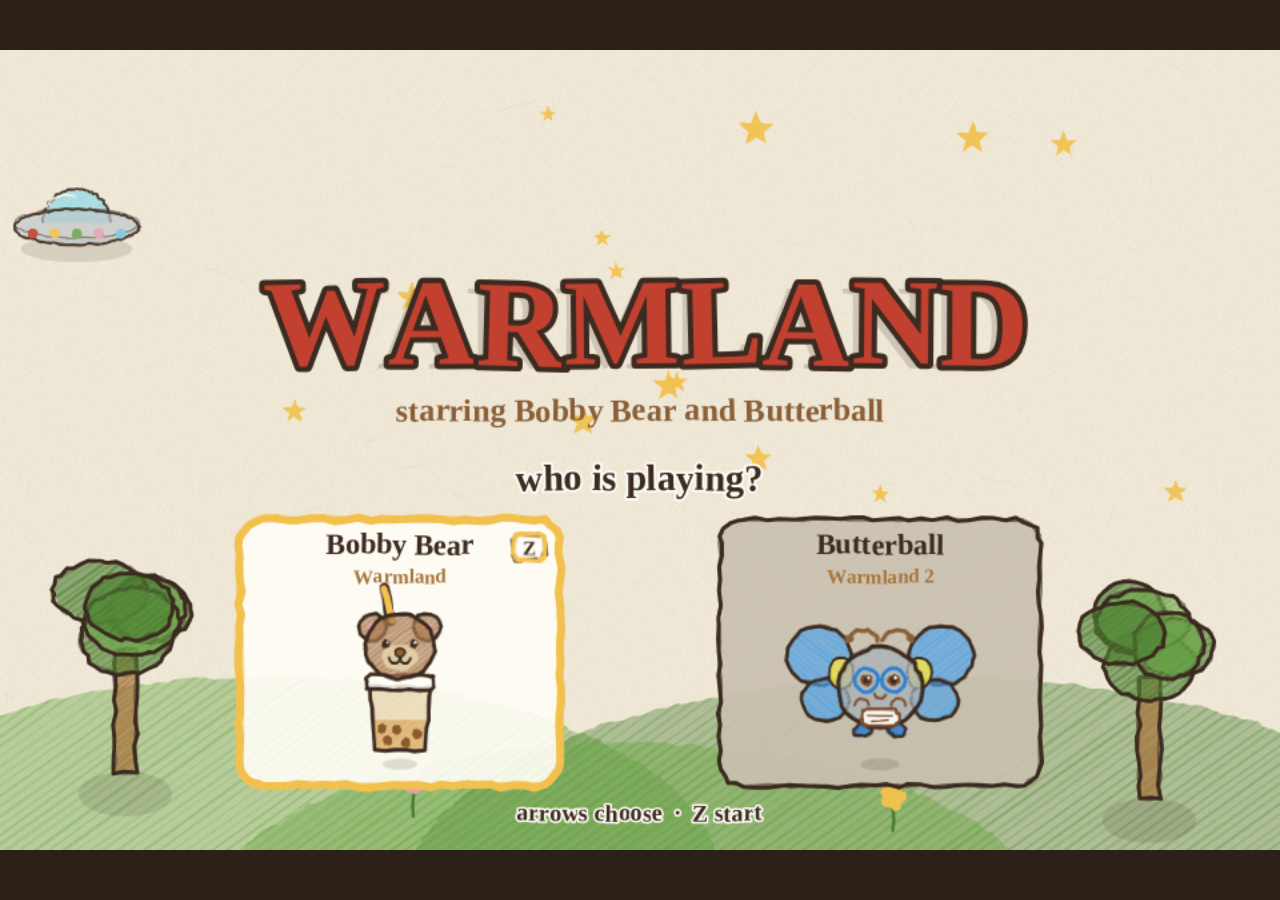
<file: index.html>
<!doctype html>
<html lang="en">
<head>
<meta charset="utf-8">
<meta name="viewport" content="width=device-width, initial-scale=1, user-scalable=no">
<title>Warmland — Bobby Bear</title>
<link rel="stylesheet" href="css/style.css">
</head>
<body>
  <div id="stage">
    <canvas id="game" width="960" height="600"></canvas>
  </div>

  <!-- Loaded as classic scripts (no ES modules) so the game runs from file:// -->
  <script src="js/rng.js"></script>
  <script src="js/crayon.js"></script>
  <script src="js/audio.js"></script>
  <script src="js/input.js"></script>
  <script src="js/suits.js"></script>
  <script src="js/character.js"></script>
  <script src="js/actor.js"></script>
  <script src="js/props.js"></script>
  <script src="js/items.js"></script>
  <script src="js/dropped.js"></script>
  <script src="js/recipes.js"></script>
  <script src="js/rooms.js"></script>
  <script src="js/npc.js"></script>
  <script src="js/dialogue.js"></script>
  <script src="js/stations.js"></script>
  <script src="js/vehicle.js"></script>
  <script src="js/service.js"></script>
  <script src="js/combat.js"></script>
  <script src="js/save.js"></script>
  <script src="js/scene-house.js"></script>
  <script src="js/scene-closet.js"></script>
  <script src="js/scene-picker.js"></script>
  <script src="js/scene-recipes.js"></script>
  <script src="js/scene-crystalbook.js"></script>
  <script src="js/scene-ideas.js"></script>
  <script src="js/scene-decorshop.js"></script>
  <script src="js/scene-vehicle.js"></script>
  <script src="js/scene-race.js"></script>
  <script src="js/scene-mars.js"></script>
  <script src="js/scene-snow.js"></script>
  <script src="js/scene-castle.js"></script>
  <script src="js/scene-coaster.js"></script>
  <script src="js/scene-arcade.js"></script>
  <script src="js/scene-mission.js"></script>
  <script src="js/scene-dive.js"></script>
  <script src="js/scene-title.js"></script>
  <script src="js/game.js"></script>
</body>
</html>
</file>
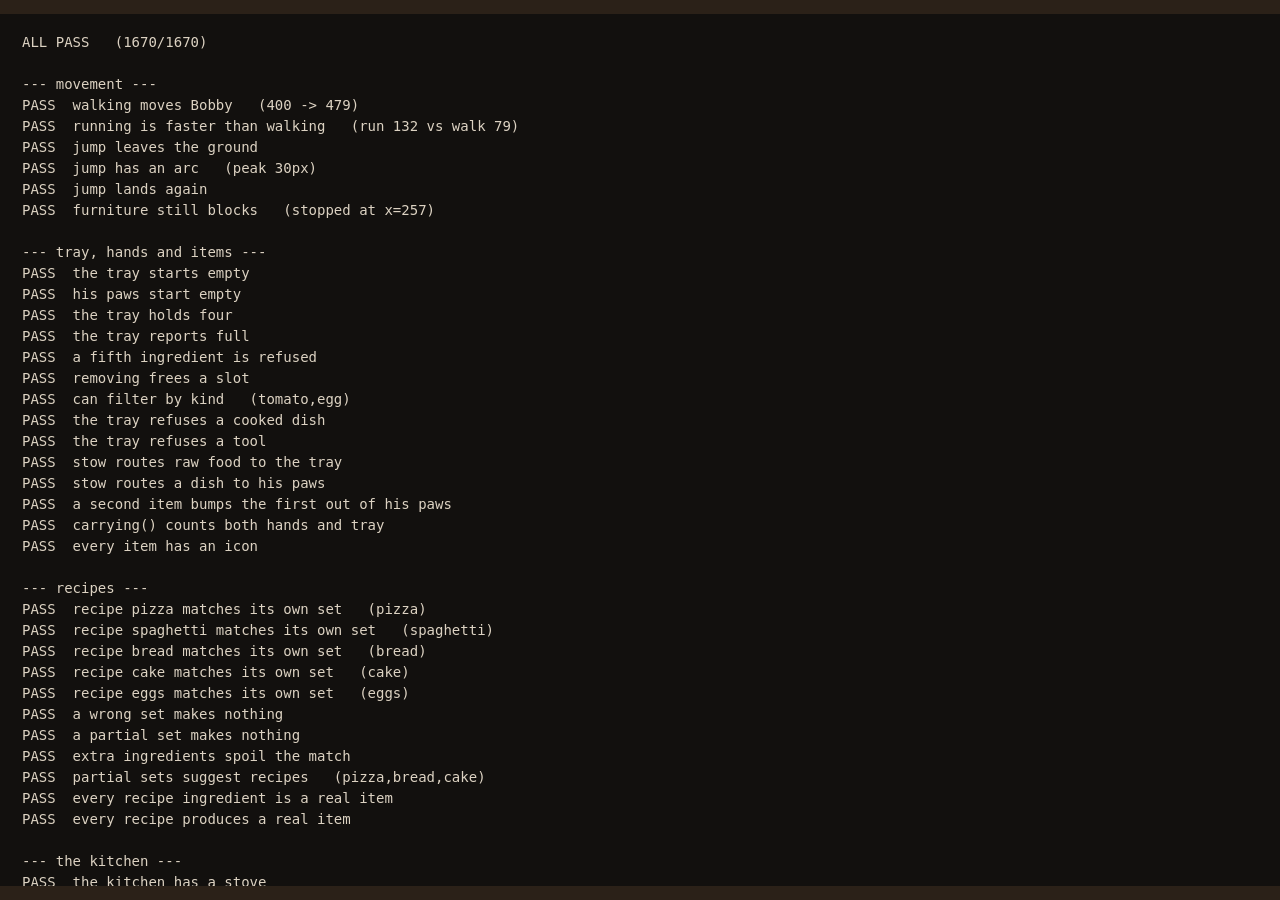
<file: tests.html>
<!doctype html>
<html><head><meta charset="utf-8"><title>Warmland tests</title>
<link rel="stylesheet" href="css/style.css">
<style>
#out{position:fixed;inset:0;z-index:99;background:#12100e;color:#dcd2c2;
     font:14px/1.5 monospace;padding:18px 22px;white-space:pre;overflow:auto}
</style></head>
<body>
<div id="stage"><canvas id="game" width="960" height="600"></canvas></div>
<pre id="out">running...</pre>
<script src="js/rng.js"></script>
<script src="js/crayon.js"></script>
<script src="js/audio.js"></script>
<script src="js/input.js"></script>
<script src="js/suits.js"></script>
<script src="js/character.js"></script>
<script src="js/actor.js"></script>
<script src="js/props.js"></script>
<script src="js/items.js"></script>
<script src="js/dropped.js"></script>
<script src="js/recipes.js"></script>
<script src="js/rooms.js"></script>
<script src="js/npc.js"></script>
<script src="js/dialogue.js"></script>
<script src="js/stations.js"></script>
<script src="js/vehicle.js"></script>
<script src="js/service.js"></script>
<script src="js/combat.js"></script>
<script src="js/save.js"></script>
<script src="js/scene-house.js"></script>
<script src="js/scene-closet.js"></script>
<script src="js/scene-picker.js"></script>
<script src="js/scene-recipes.js"></script>
<script src="js/scene-crystalbook.js"></script>
<script src="js/scene-ideas.js"></script>
<script src="js/scene-decorshop.js"></script>
<script src="js/scene-vehicle.js"></script>
<script src="js/scene-race.js"></script>
<script src="js/scene-mars.js"></script>
<script src="js/scene-snow.js"></script>
<script src="js/scene-castle.js"></script>
<script src="js/scene-coaster.js"></script>
<script src="js/scene-arcade.js"></script>
<script src="js/scene-mission.js"></script>
<script src="js/scene-dive.js"></script>
<script src="js/scene-title.js"></script>
<script src="js/game.js"></script>
<script src="tests-spec.js"></script>
</body></html>
</file>
<file: css/style.css>
html, body {
  margin: 0;
  padding: 0;
  height: 100%;
  background: #2b2118;
  overflow: hidden;
  font-family: "Chalkboard SE", "Marker Felt", "Comic Sans MS", cursive;
}

#stage {
  position: absolute;
  inset: 0;
  display: flex;
  align-items: center;
  justify-content: center;
}

#game {
  display: block;
  width: 960px;
  height: 600px;
  transform-origin: center center;
  image-rendering: auto;
}

/* The frame decoration lives on the wrapper, not the canvas — rounding and
 * shadowing a texture that changes every frame forces re-composites. */
#stage::before {
  content: '';
  position: absolute;
  width: 960px;
  height: 600px;
  border-radius: 10px;
  box-shadow: 0 18px 50px rgba(0, 0, 0, 0.55);
  pointer-events: none;
}
</file>
